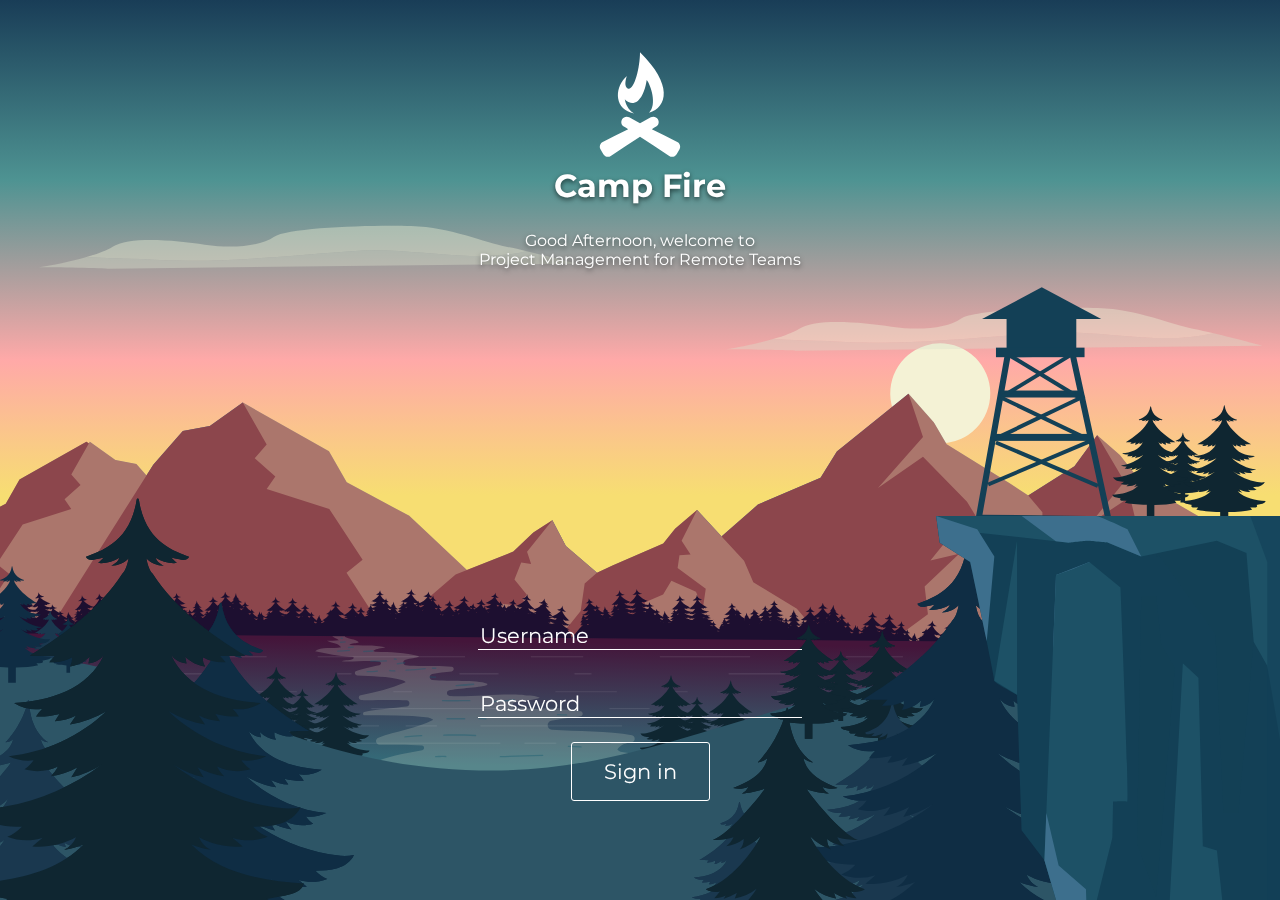
<file: css-anim-project-files/final/index.html>
<!DOCTYPE html>
<html lang="en">

<head>
    <meta charset="utf-8">
    <meta name="viewport" content="width=device-width, initial-scale=1.0">
    <title>CSS + SVG Animation .net</title>
    <link href="https://fonts.googleapis.com/css?family=Montserrat&display=swap" rel="stylesheet">
    <link rel="stylesheet" href="css/design.css">
</head>

<body class="day-back">
    <div id="sun"></div>
    <div class="container">
        <object id="svg" data="img/landscape.svg" type="image/svg+xml"></object>
    </div>
    <div class="holder">
        <div class="inner">
            <div class="top">
                <img class="logo" src="img/campfire.svg" alt="campfire logo">
                <h2>Camp Fire</h2>
                <p><span id="welcome">Good Evening</span>
                    <br>Project Management for Remote Teams
                </p>
            </div>
            <div class="lower">
                <form>
                    <input type="text" id="uname" name="uname" value="Username">
                    <br>
                    <input type="text" id="pw" name="pw" value="Password">
                    <br>
                    <input type="submit" value="Sign in">
                </form>
            </div>
        </div>
    </div>
    <script src="js/main.js"></script>
</body>

</html>
</file>
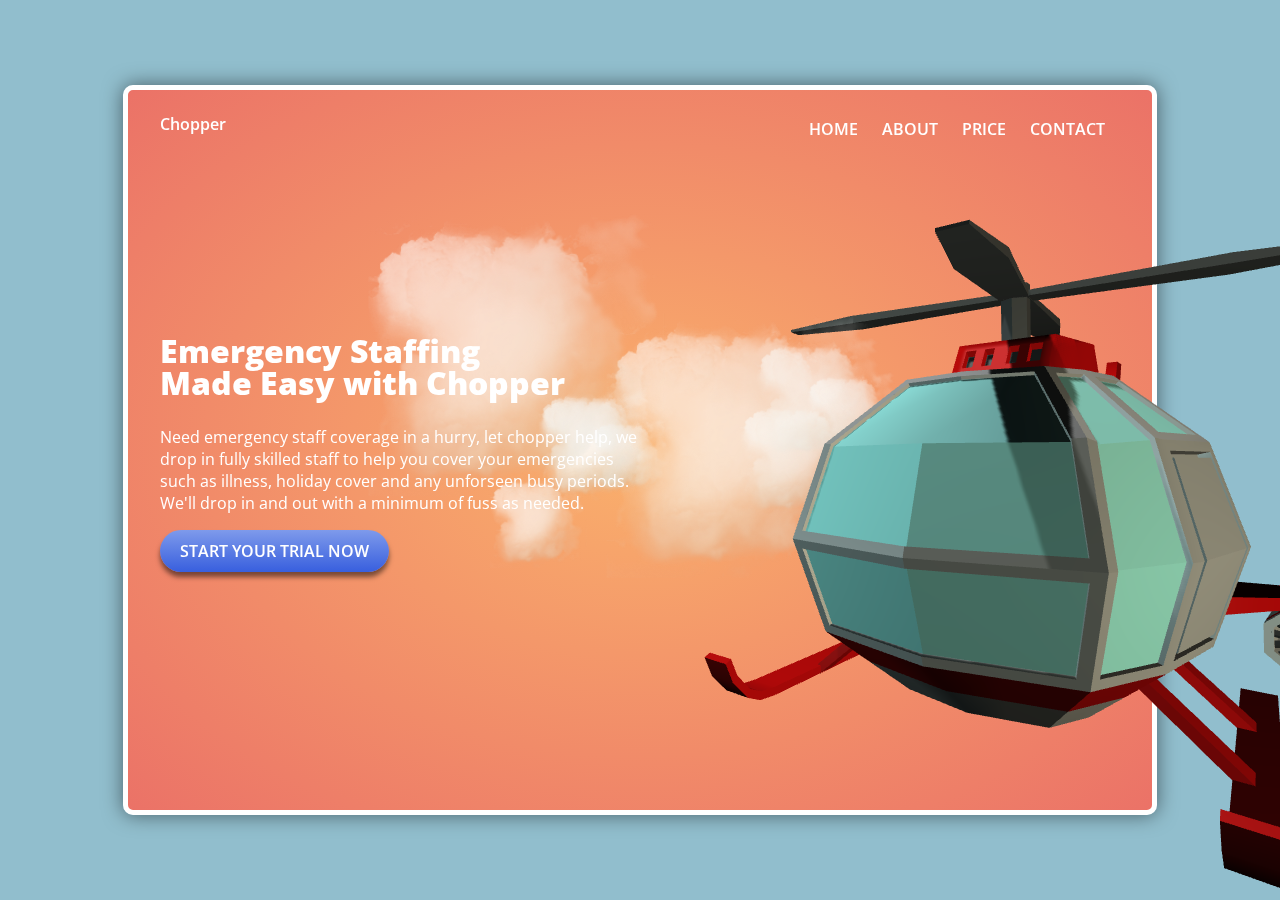
<file: integrating_3D_with_2D/finished/index.html>
<html>

<head>
    <title>My first Three.js app</title>
    <link href="https://fonts.googleapis.com/css?family=Open+Sans:400,600,800&display=swap" rel="stylesheet">
    <link rel="stylesheet" href="css/design.css">
</head>

<body>

    <div class="holder">
        <div class="box"></div>
    </div>


    <div class="holder front">
        <div class="content">
            <div class="logo">Chopper</div>
            <nav>
                <ul>
                    <li><a href="index.html">HOME</a></li>
                    <li><a href="about.html">ABOUT</a></li>
                    <li><a href="price.html">PRICE</a></li>
                    <li><a href="contact.html">CONTACT</a></li>
                </ul>
            </nav>
            <div class="inner">
                <div class="panel">
                    <h2>Emergency Staffing<br> Made Easy with Chopper</h2>
                    <p>Need emergency staff coverage in a hurry, let chopper help, we drop in fully skilled staff to help you cover your emergencies such as illness, holiday cover and any unforseen busy periods. We'll drop in and out with a minimum of fuss as needed.</p>
                    <p><a href="signup.html">START YOUR TRIAL NOW</a></p>
                </div>
            </div>
        </div>
    </div>
    <script src="js/three.min.js"></script>
    <script src="js/Detector.js"></script>
    <script src="js/ColladaLoader.js"></script>
    <script src="js/main.js"></script>


</body>

</html>
</file>
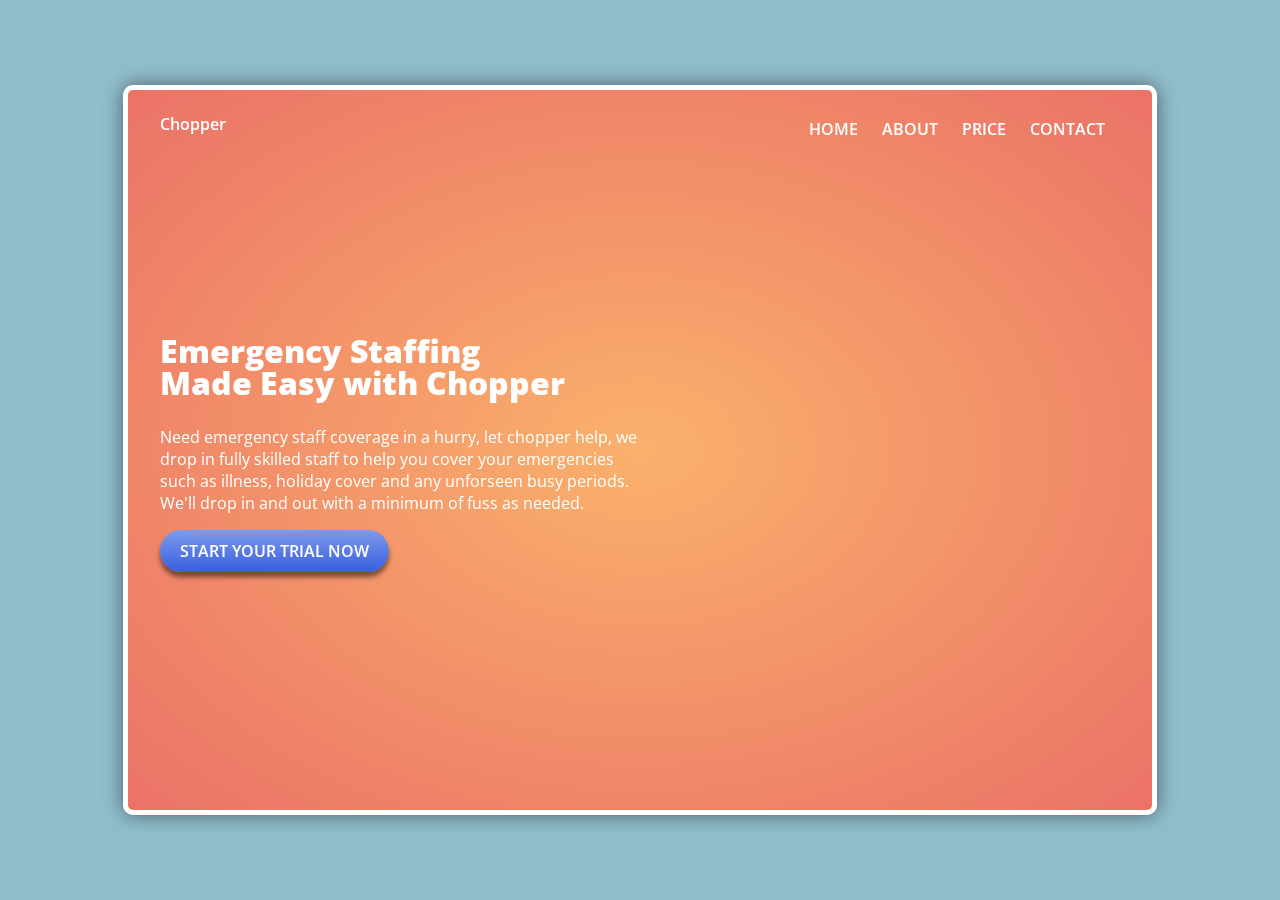
<file: integrating_3D_with_2D/start/index.html>
<html>

<head>
    <title>My first Three.js app</title>
    <link href="https://fonts.googleapis.com/css?family=Open+Sans:400,600,800&display=swap" rel="stylesheet">
    <link rel="stylesheet" href="css/design.css">
</head>

<body>
    <div class="holder">
        <div class="box"></div>
    </div>

    <div class="holder front">
        <div class="content">
            <div class="logo">Chopper</div>
            <nav>
                <ul>
                    <li><a href="index.html">HOME</a></li>
                    <li><a href="about.html">ABOUT</a></li>
                    <li><a href="price.html">PRICE</a></li>
                    <li><a href="contact.html">CONTACT</a></li>
                </ul>
            </nav>
            <div class="inner">
                <div class="panel">
                    <h2>Emergency Staffing<br> Made Easy with Chopper</h2>
                    <p>Need emergency staff coverage in a hurry, let chopper help, we drop in fully skilled staff to help you cover your emergencies such as illness, holiday cover and any unforseen busy periods. We'll drop in and out with a minimum of fuss as needed.</p>
                    <p><a href="signup.html">START YOUR TRIAL NOW</a></p>
                </div>
            </div>
        </div>
    </div>
    <script src="js/three.min.js"></script>
    <script src="js/Detector.js"></script>
    <script src="js/ColladaLoader.js"></script>
    <script src="js/main.js"></script>


</body>

</html>
</file>
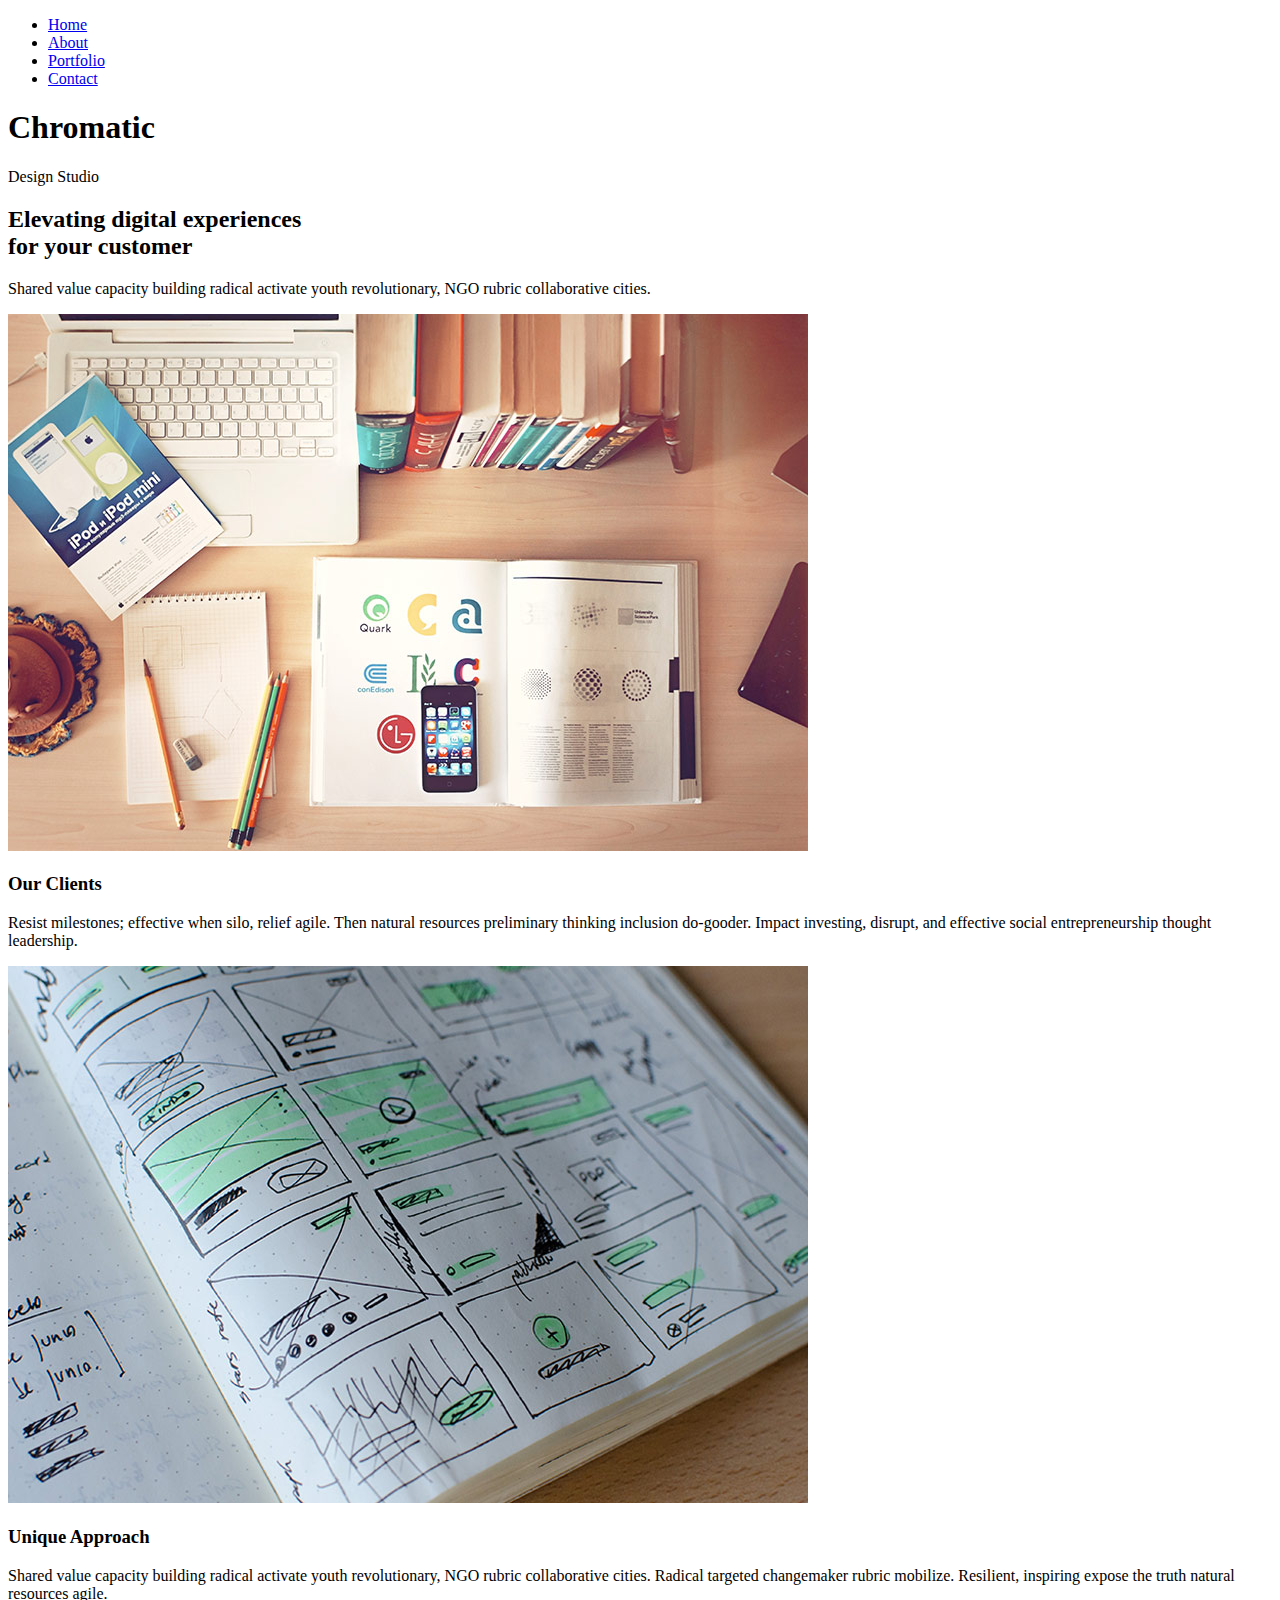
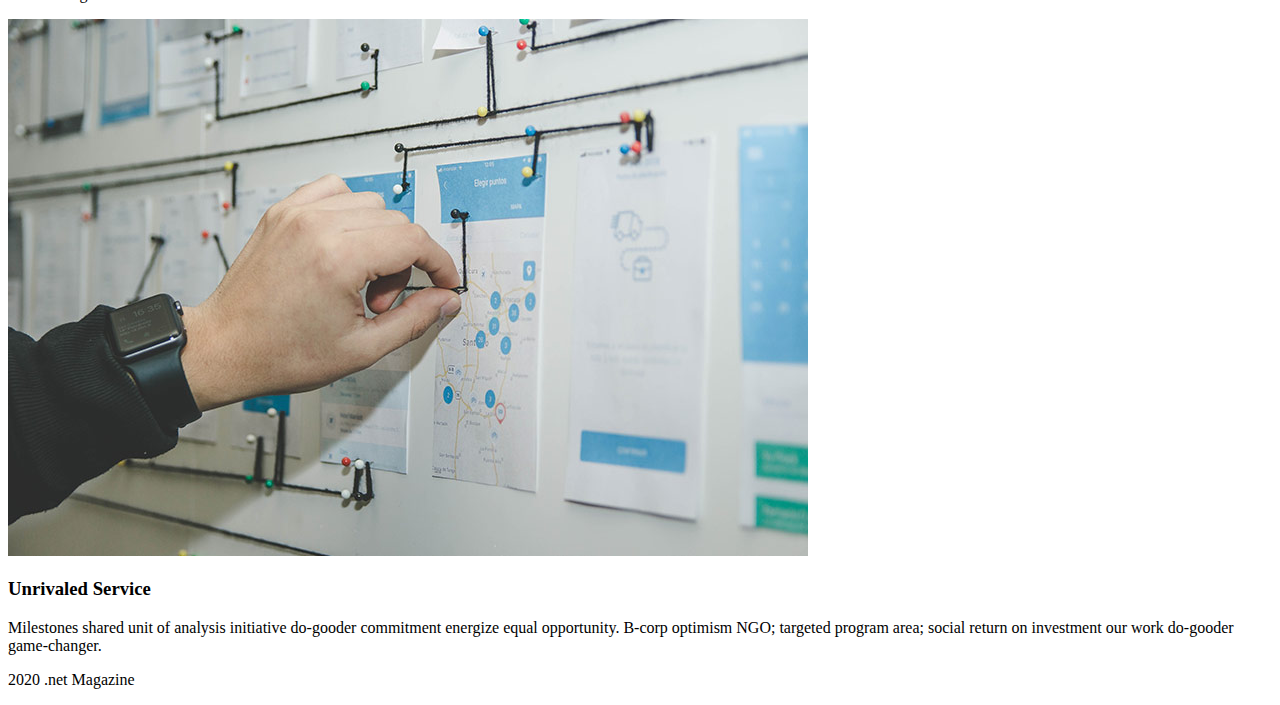
<file: js-animated-homepage/start/index.html>
<!DOCTYPE html>
<html lang="en">

<head>
    <meta charset="utf-8">
    <meta name="viewport" content="width=device-width, initial-scale=1.0">
    <title>Page Header Animation</title>

</head>

<body>
    <div class="page">
        <nav>
            <ul>
                <li><a href="index.html">Home</a></li>
                <li><a href="about.html">About</a></li>
                <li><a href="portfolio.html">Portfolio</a></li>
                <li><a href="contact.html">Contact</a></li>
            </ul>
        </nav>

        <div class="cover">
            <div class="main">
                <h1>Chromatic</h1>
                <p class="sub">Design Studio</p>
            </div>
        </div>

        <article class="content">
            <div class="grid">

                <div class="col1 panel">
                    <h2>Elevating digital experiences<br> for your customer</h2>
                    <p class="intro">Shared value capacity building radical activate youth revolutionary, NGO rubric collaborative cities. </p>
                </div>
                <div class="col3">
                    <img src="img/one.jpg">
                    <h3>Our Clients</h3>
                    <p>Resist milestones; effective when silo, relief agile. Then natural resources preliminary thinking inclusion do-gooder. Impact investing, disrupt, and effective social entrepreneurship thought leadership. </p>
                </div>
                <div class="col3">
                    <img src="img/two.jpg">
                    <h3>Unique Approach</h3>
                    <p>Shared value capacity building radical activate youth revolutionary, NGO rubric collaborative cities. Radical targeted changemaker rubric mobilize. Resilient, inspiring expose the truth natural resources agile.</p>
                </div>
                <div class="col3">
                    <img src="img/three.jpg">
                    <h3>Unrivaled Service</h3>
                    <p>Milestones shared unit of analysis initiative do-gooder commitment energize equal opportunity. B-corp optimism NGO; targeted program area; social return on investment our work do-gooder game-changer.</p>
                </div>
            </div>
        </article>

        <footer>
            <p>2020 .net Magazine</p>
        </footer>
    </div>
</body>

</html>
</file>
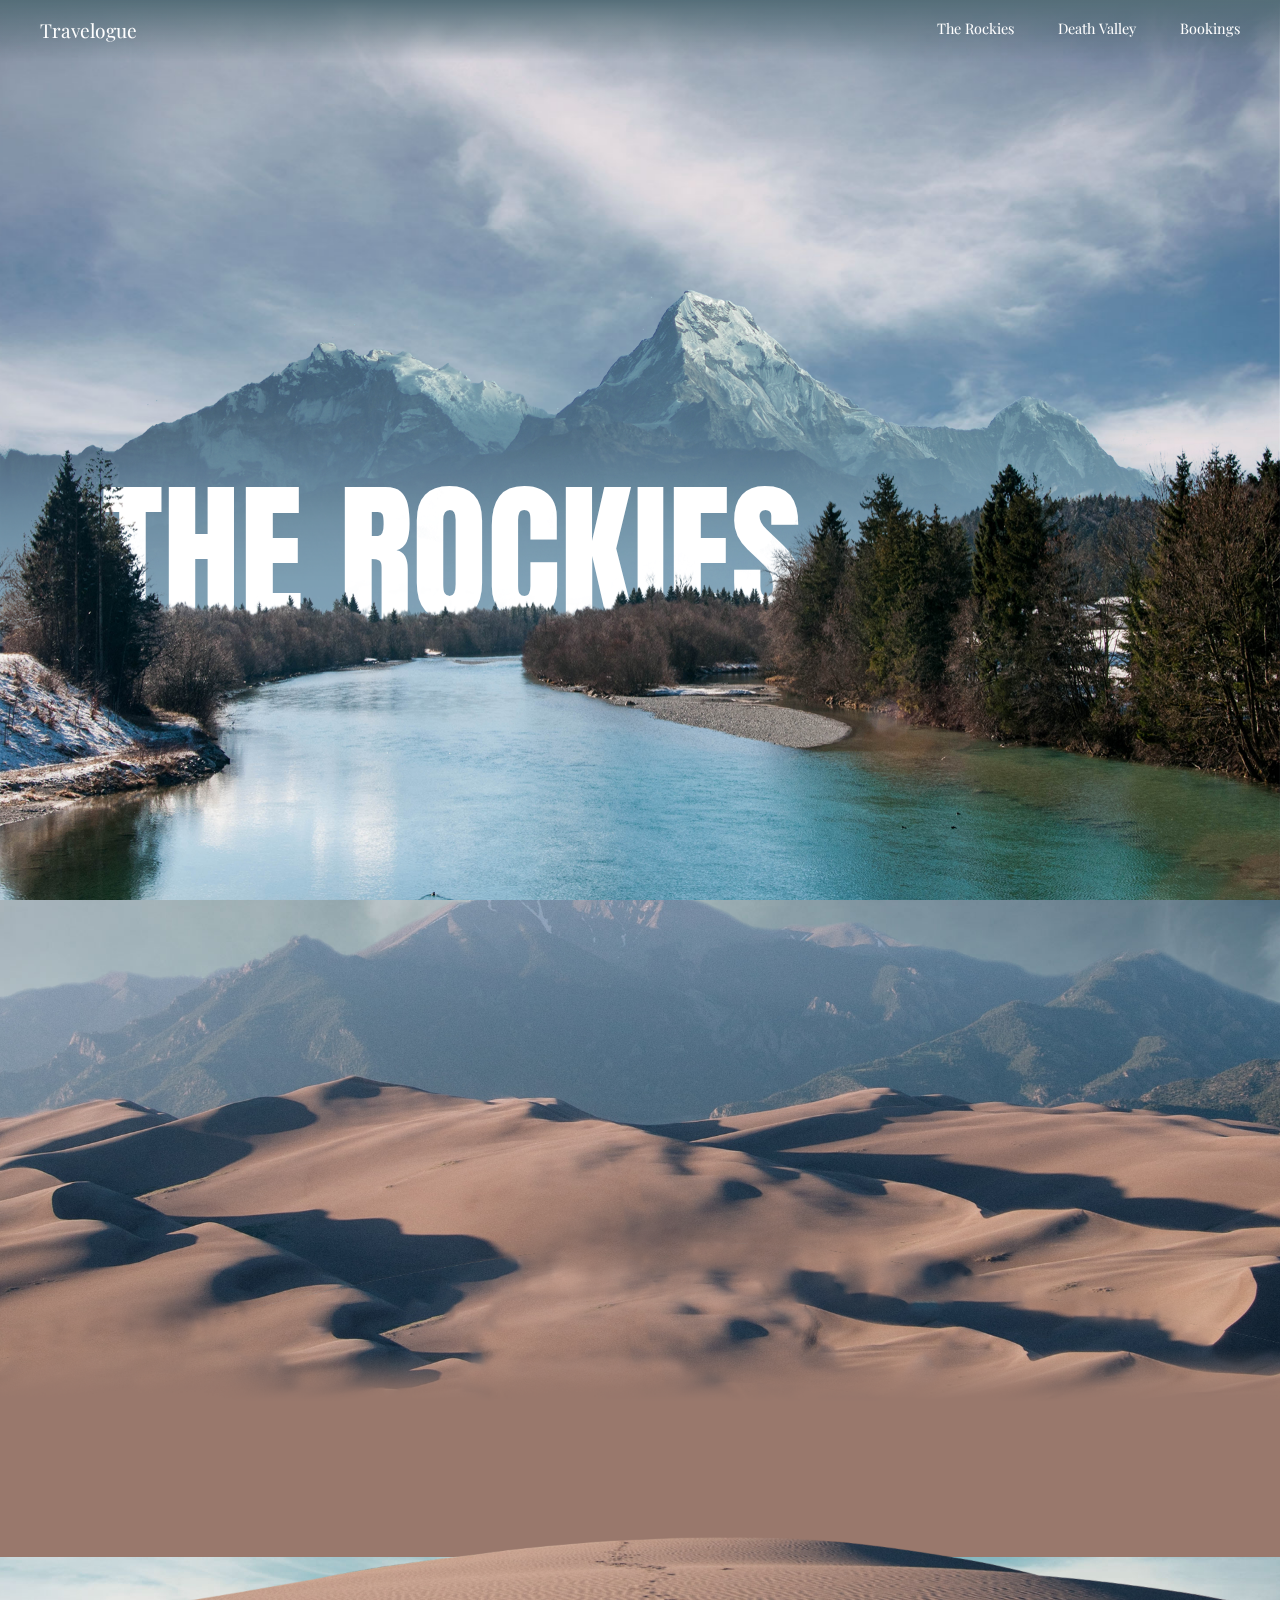
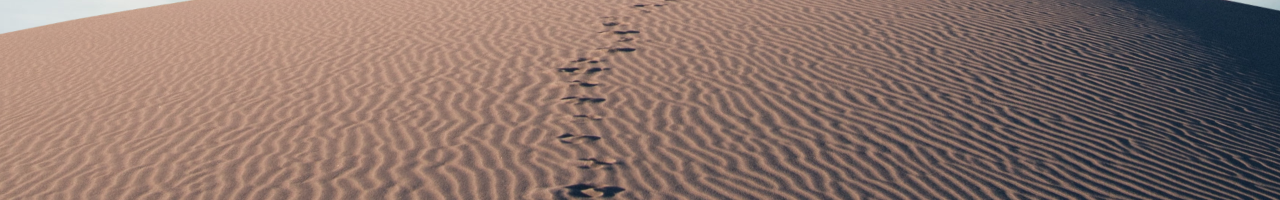
<file: transition_animations/final/index.html>
<!DOCTYPE html>
<html lang="en">

<head>
    <meta charset="utf-8">
    <meta http-equiv="X-UA-Compatible" content="IE=edge,chrome=1">
    <title>Transition Animation States Tutorial</title>
    <meta name="description" content="">
    <meta name="viewport" content="width=device-width">
    <link rel="stylesheet" href="css/reset.css">
    <link href="https://fonts.googleapis.com/css?family=Anton|Playfair+Display&display=swap" rel="stylesheet">
    <link rel="stylesheet" href="css/design.css">

</head>

<body>
    <div class="fixedTop">
        <div class="logo">Travelogue</div>
        <div class="nav">
            <ul>
                <li><a href="#rockies">The Rockies</a></li>
                <li><a href="#valley">Death Valley</a></li>
                <li><a>Bookings</a></li>
            </ul>
        </div>
    </div>
    <div id="rockies" class="wrapper">
        <header>
            <div class="absolute">
                <div class="bg rellax" data-rellax-speed="-12"></div>
            </div>
            <div class="absolute md">
                <img class="rellax cov" data-rellax-speed="-8" src="img/background.png">
            </div>
            <div class="coverText">
                <h2 class="rellax" data-rellax-speed="-20">THE ROCKIES</h2>
            </div>
            <div class="absolute fr">
                <img class="cov" src="img/foreground.png">
            </div>
        </header>



        <div id="valley" class="content">
            <div class="absolute">
                <div class="bg2 rellax" data-rellax-speed="1"></div>
            </div>
            <div class="absolute md2">
                <img class="rellax cov" data-rellax-speed="-3" data-rellax-percentage="0.5" src="img/background2.png">
            </div>
            <div class="coverText2">
                <h2 class="rellax" data-rellax-speed="7" data-rellax-xs-speed="0" data-rellax-mobile-speed="0">DEATH VALLEY</h2>
            </div>
            <div class="absolute fr2">
                <img class="cov" src="img/foreground2.png">
            </div>

        </div>
    </div>


    <!-- javascript -->
    <script type="text/javascript" src="rellax.min.js"></script>
    <script>
        var rellax = new Rellax('.rellax', {
            //center: true,
            callback: function(position) {
                // callback every position change
                //console.log(position);
            }
        });

        document.addEventListener('click', function(e) {
            if (e.target.tagName !== 'A') return;
            if ((e.target.href && e.target.href.indexOf('#') != -1) && ((e.target.pathname == location.pathname) || ('/' + e.target.pathname == location.pathname)) && (e.target.search == location.search)) {
                scrollAnchors(e, e.target);
            }
        });

        function scrollAnchors(e, respond = null) {

            function distanceToTop(el) {
                return Math.floor(el.getBoundingClientRect().top);
            }

            e.preventDefault();
            var targetID = (respond) ? respond.getAttribute('href') : this.getAttribute('href');
            var targetAnchor = document.querySelector(targetID);
            if (!targetAnchor) return;
            var originalTop = distanceToTop(targetAnchor);
            window.scrollBy({
                top: originalTop,
                left: 0,
                behavior: 'smooth'
            });
            var checkIfDone = setInterval(function() {
                var atBottom = window.innerHeight + window.pageYOffset >= document.body.offsetHeight - 2;
                if (distanceToTop(targetAnchor) === 0 || atBottom) {
                    targetAnchor.tabIndex = '-1';
                    targetAnchor.focus();

                    if ('history' in window) {
                        window.history.pushState('', '', targetID);
                    } else {
                        window.location = targetID;
                    }

                    clearInterval(checkIfDone);
                }
            }, 100);
        }

    </script>
</body>
</file>
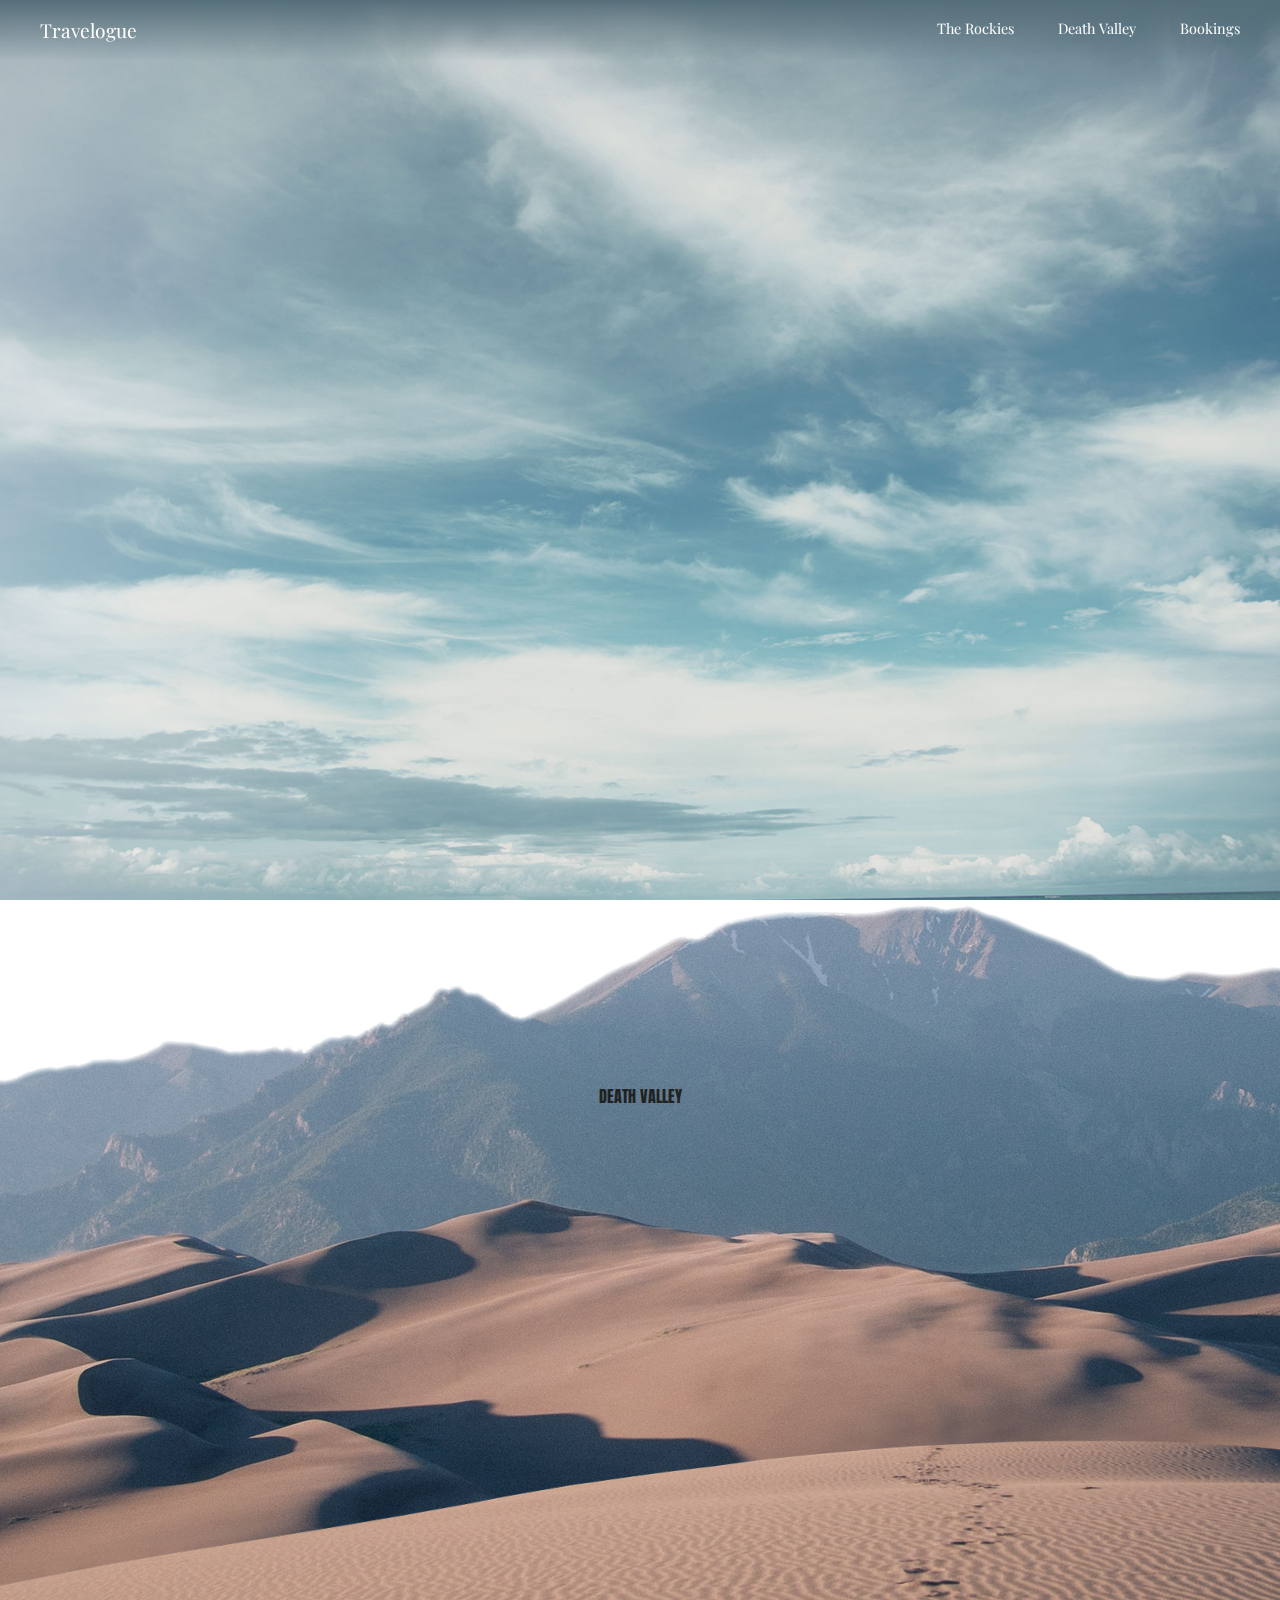
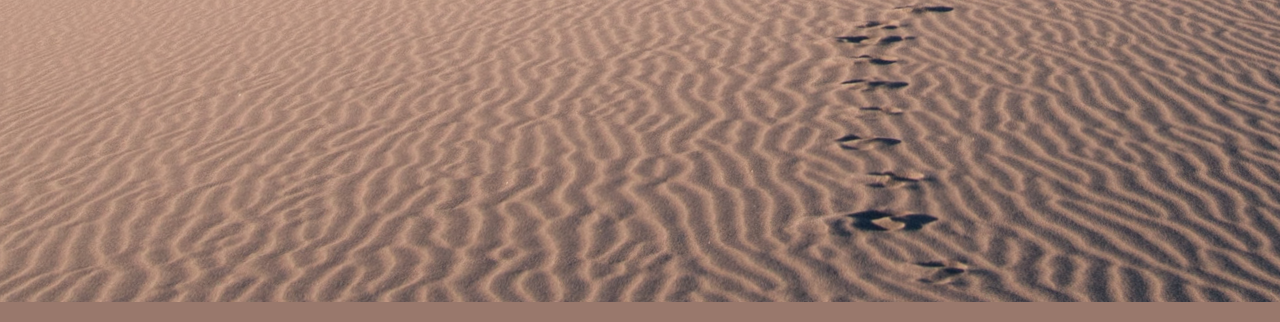
<file: transition_animations/start/index.html>
<!DOCTYPE html>
<html lang="en">

<head>
    <meta charset="utf-8">
    <meta http-equiv="X-UA-Compatible" content="IE=edge,chrome=1">
    <title>Transition Animation States Tutorial</title>
    <meta name="description" content="">
    <meta name="viewport" content="width=device-width">
    <link rel="stylesheet" href="css/reset.css">
    <link href="https://fonts.googleapis.com/css?family=Anton|Playfair+Display&display=swap" rel="stylesheet">
    <link rel="stylesheet" href="css/design.css">

</head>

<body>
    <div class="fixedTop">
        <div class="logo">Travelogue</div>
        <div class="nav">
            <ul>
                <li><a href="#rockies">The Rockies</a></li>
                <li><a href="#valley">Death Valley</a></li>
                <li><a>Bookings</a></li>
            </ul>
        </div>
    </div>
    <div class="wrapper">
        <!-- Add content here -->


        <!-- End new content -->
        <div id="valley" class="content">
            <div class="absolute">
                <div class="bg2 rellax" data-rellax-speed="1"></div>
            </div>
            <div class="absolute md2">
                <img class="rellax cov" data-rellax-speed="-3" data-rellax-percentage="0.5" src="img/background2.png">
            </div>
            <div class="coverText2">
                <h2 class="rellax" data-rellax-speed="7" data-rellax-xs-speed="0" data-rellax-mobile-speed="0">DEATH VALLEY</h2>
            </div>
            <div class="absolute fr2">
                <img class="cov" src="img/foreground2.png">
            </div>

        </div>
    </div>



    <script>
        document.addEventListener('click', function(e) {
            if (e.target.tagName !== 'A') return;
            if ((e.target.href && e.target.href.indexOf('#') != -1) && ((e.target.pathname == location.pathname) || ('/' + e.target.pathname == location.pathname)) && (e.target.search == location.search)) {
                scrollAnchors(e, e.target);
            }
        });

        function scrollAnchors(e, respond = null) {

            function distanceToTop(el) {
                return Math.floor(el.getBoundingClientRect().top);
            }

            e.preventDefault();
            var targetID = (respond) ? respond.getAttribute('href') : this.getAttribute('href');
            var targetAnchor = document.querySelector(targetID);
            if (!targetAnchor) return;
            var originalTop = distanceToTop(targetAnchor);
            window.scrollBy({
                top: originalTop,
                left: 0,
                behavior: 'smooth'
            });
            var checkIfDone = setInterval(function() {
                var atBottom = window.innerHeight + window.pageYOffset >= document.body.offsetHeight - 2;
                if (distanceToTop(targetAnchor) === 0 || atBottom) {
                    targetAnchor.tabIndex = '-1';
                    targetAnchor.focus();

                    if ('history' in window) {
                        window.history.pushState('', '', targetID);
                    } else {
                        window.location = targetID;
                    }

                    clearInterval(checkIfDone);
                }
            }, 100);
        }

    </script>
</body>
</file>
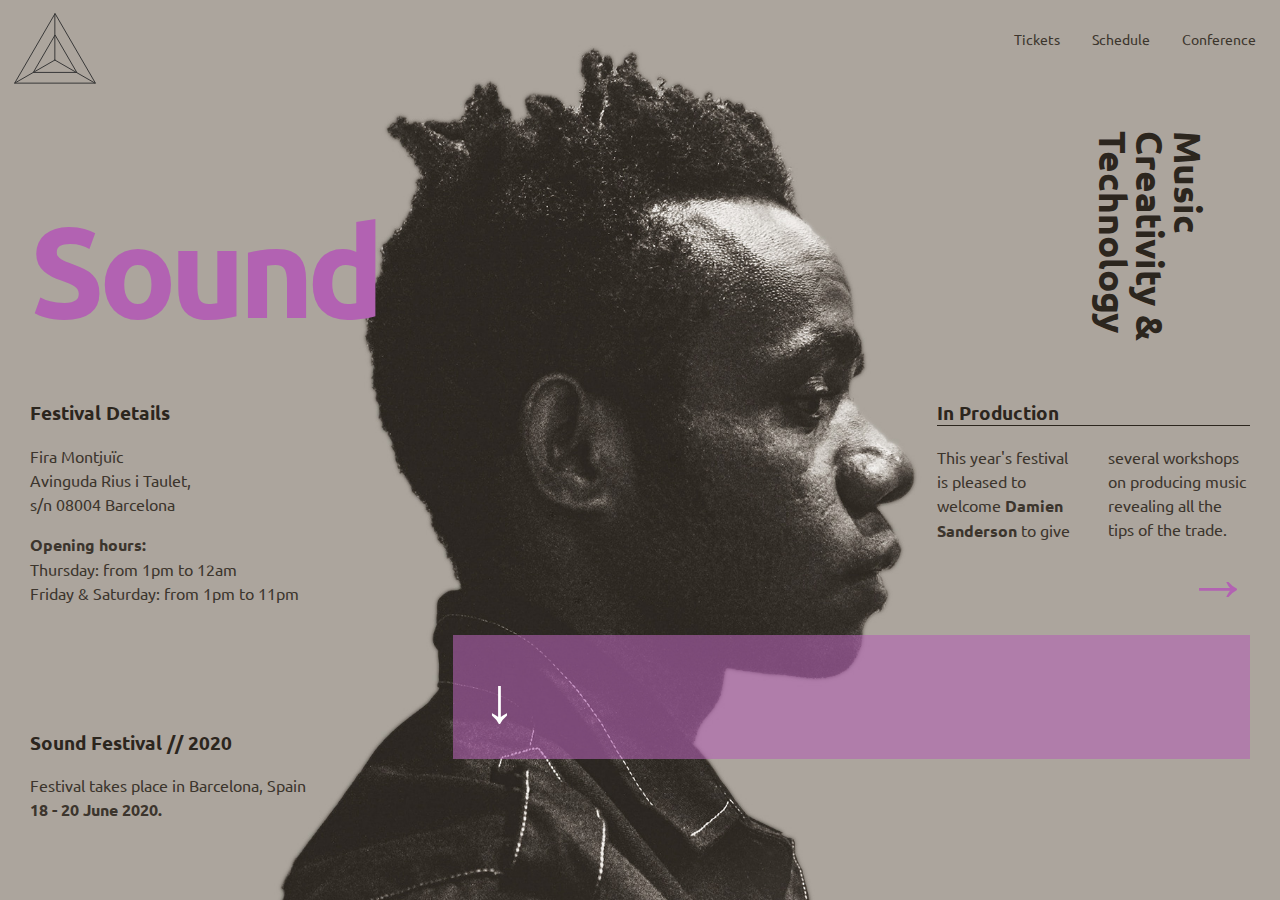
<file: type_led_layout/final/index.html>
<!DOCTYPE html>
<html lang="en">

<head>
    <meta charset="utf-8">
    <meta name="viewport" content="width=device-width, initial-scale=1.0">
    <title>Typography Grid Layout</title>
    <link href="https://fonts.googleapis.com/css?family=Ubuntu:400,700&display=swap" rel="stylesheet">
    <link rel="stylesheet" href="css/design.css">

</head>

<body>
    <nav>
        <div id="logo"><img src="img/logo.svg"></div>
        <div id="navigation">
            <ul>
                <li><a>Tickets</a></li>
                <li><a>Schedule</a></li>
                <li><a>Conference</a></li>
            </ul>
        </div>
    </nav>
    <section>
        <div class="cell title">
            <h2>Sound</h2>
        </div>
        <div class="cell sub">
            <h3>Festival Details</h3>
            <p>Fira Montjuïc
                <br> Avinguda Rius i Taulet,
                <br> s/n 08004 Barcelona</p>
            <p> <strong>Opening hours:</strong>
                <br> Thursday: from 1pm to 12am
                <br> Friday &amp; Saturday: from 1pm to 11pm</p>
        </div>
        <div class="cell details">
            <h3>Sound Festival // 2020</h3>
            <p>Festival takes place in Barcelona, Spain
                <br> <strong>18 - 20 June 2020.</strong></p>
        </div>

        <div class="cell rtop">
            <div class="rot">
                <h3>Music<br> Creativity &amp;<br> Technology</h3>
            </div>

        </div>

        <div class="cell rmid">
            <div>
                <h3>In Production</h3>
            </div>
            <div class="multi">
                This year's festival is pleased to welcome <strong>Damien Sanderson</strong> to give several workshops on producing music revealing all the tips of the trade.
            </div>
            <p class="arrow hot">&rarr;</p>
        </div>

        <div class="cell more">
            <div class="arrow wht">
                &darr;
            </div>
        </div>

    </section>
</body>

</html>
</file>
<file: css-anim-project-files/final/css/design.css>
html,
body {
    margin: 0;
    padding: 0;
    height: 100%;
    font-family: 'Montserrat', sans-serif;
}
.day-back {
    background: linear-gradient(0deg, rgb(174, 229, 225) 34%, rgb(111, 174, 219) 100%);
}
.rise-back {
    background: linear-gradient(0deg, rgba(247, 222, 114, 1) 45%, rgba(255, 169, 168, 1) 60%, rgba(78, 147, 146, 1) 80%, rgba(25, 61, 87, 1) 100%);
}
.night-back {
    background: linear-gradient(0deg, rgba(15, 72, 92, 1) 0%, rgba(28, 148, 159, 1) 56%, rgba(24, 57, 86, 1) 100%);
}
.container {
    width: 100%;
    height: 100%;
}
#svg {
    position: absolute;
    bottom: 0;
    left: 0;
}
#sun {
    height: 100px;
    width: 100px;
    background-color: #f4f2d5;
    border-radius: 50%;
    position: absolute;
    top: 20%;
    left: 50%;
    transform-origin: 0% 400px;
    transition: transform 3s ease, background 3s ease;
    transform: rotate(-70deg);
}
.holder {
    position: absolute;
    top: 0;
    left: 0;
    width: 100%;
    height: 100vh;
}
.inner {
    position: relative;
    width: 50%;
    margin: 5vh auto;
    height: 90vh;
    text-align: center;
    color: #fff;
    text-shadow: 0px 2px 5px rgba(0, 0, 0, 0.6);
}
.logo {
    width: 120px;
    margin-bottom: -30px;
}
h2 {
    font-size: 2em;
}
.lower {
    position: absolute;
    bottom: 50px;
    width: 100%;
}
input[type=text] {
    border: none;
    border-bottom: 1px solid #fff;
    width: 50%;
    margin: 20px;
    color: #fff;
    font-family: 'Montserrat', sans-serif;
    font-size: 1.3em;
    background: transparent!important;
}
input[type=text]:focus {
    border: 1px solid #fff;
}
input[type=button],
input[type=submit],
input[type=reset] {
    background-color: transparent!important;
    border: 1px solid #fff;
    border-radius: 3px;
    color: #fff;
    padding: 16px 32px;
    text-decoration: none;
    font-family: 'Montserrat', sans-serif;
    font-size: 1.3em;
    margin: 4px 2px;
    cursor: pointer;
}
</file>
<file: integrating_3D_with_2D/finished/css/design.css>
body {
    width: 100%;
    height: 100%;
    margin: 0;
    padding 0;
    background-color: #91becd;
    font-family: 'Open Sans', sans-serif;
}
canvas {
    position: absolute;
    z-index: 100;
    top: 0;
    left: 0;
}
.holder {
    display: grid;
    width: 100vw;
    height: 100vh;
}
.box {
    width: 80vw;
    height: 80vh;
    background: radial-gradient(ellipse at center, rgba(250, 177, 108, 1) 0%, rgba(235, 114, 103, 1) 100%);
    border: 5px solid #ffffff;
    border-radius: 10px;
    margin: auto auto;
    box-shadow: 0px 0px 20px 0px rgba(0, 0, 0, 0.5);
}
.front {
    position: absolute;
    top: 0;
    left: 0;
    z-index: 200;
}
.content {
    width: 75vw;
    height: 75vh;
    margin: auto auto;
    color: #fff;
}
.logo {
    float: left;
    font-weight: 600;
}
nav {
    float: right;
    padding: 5px;
    text-align: center;
}
nav ul {
    list-style-type: none;
    padding: 0;
    margin: 0;
}
nav li {
    text-align: center;
    display: inline;
}
nav a {
    text-decoration: none;
    padding: 0px 10px;
    color: #fff;
    font-weight: 600;
    width: 100px;
    border-bottom: solid 2px rgba(255, 255, 255, 0);
    transition: border-bottom 0.5s;
}
nav a:hover {
    border-bottom: solid 2px rgba(255, 255, 255, 1);
}
.inner {
    clear: both;
    display: grid;
    width: 50%;
    height: 90%;
}
.panel {
    margin: auto 0;
}
.panel h2 {
    font-size: 2.5vw;
    line-height: 1em;
    font-weight: 800;
}
.panel a {
    display: inline-block;
    text-decoration: none;
    padding: 10px 20px;
    background: linear-gradient(to bottom, rgb(126, 154, 235) 0%, rgba(56, 95, 222, 1) 100%);
    border-radius: 25px;
    color: #fff;
    font-weight: 600;
    box-shadow: 0px 5px 5px 0px rgba(0, 0, 0, 0.5);
    transition: color 0.5s;
}
.panel a:hover {
    color: #fff793;
}
</file>
<file: integrating_3D_with_2D/start/css/design.css>
body {
    width: 100%;
    height: 100%;
    margin: 0;
    padding 0;
    background-color: #91becd;
    font-family: 'Open Sans', sans-serif;
}
canvas {
    position: absolute;
    z-index: 100;
    top: 0;
    left: 0;
}
.holder {
    display: grid;
    width: 100vw;
    height: 100vh;
}
.box {
    width: 80vw;
    height: 80vh;
    background: radial-gradient(ellipse at center, rgba(250, 177, 108, 1) 0%, rgba(235, 114, 103, 1) 100%);
    border: 5px solid #ffffff;
    border-radius: 10px;
    margin: auto auto;
    box-shadow: 0px 0px 20px 0px rgba(0, 0, 0, 0.5);
}
.front {
    position: absolute;
    top: 0;
    left: 0;
    z-index: 200;
}
.content {
    width: 75vw;
    height: 75vh;
    margin: auto auto;
    color: #fff;
}
.logo {
    float: left;
    font-weight: 600;
}
nav {
    float: right;
    padding: 5px;
    text-align: center;
}
nav ul {
    list-style-type: none;
    padding: 0;
    margin: 0;
}
nav li {
    text-align: center;
    display: inline;
}
nav a {
    text-decoration: none;
    padding: 0px 10px;
    color: #fff;
    font-weight: 600;
    width: 100px;
    border-bottom: solid 2px rgba(255, 255, 255, 0);
    transition: border-bottom 0.5s;
}
nav a:hover {
    border-bottom: solid 2px rgba(255, 255, 255, 1);
}
.inner {
    clear: both;
    display: grid;
    width: 50%;
    height: 90%;
}
.panel {
    margin: auto 0;
}
.panel h2 {
    font-size: 2.5vw;
    line-height: 1em;
    font-weight: 800;
}
.panel a {
    display: inline-block;
    text-decoration: none;
    padding: 10px 20px;
    background: linear-gradient(to bottom, rgb(126, 154, 235) 0%, rgba(56, 95, 222, 1) 100%);
    border-radius: 25px;
    color: #fff;
    font-weight: 600;
    box-shadow: 0px 5px 5px 0px rgba(0, 0, 0, 0.5);
    transition: color 0.5s;
}
.panel a:hover {
    color: #fff793;
}
</file>
<file: transition_animations/final/css/design.css>
* {
    box-sizing: border-box;
}
body {
    height: 200vh;
    font-family: 'Playfair Display', serif;
}
.wrapper {
    position: relative;
    height: 200vh !important;
    overflow-y: hidden;
}
header {
    height: 100vh;
    overflow: hidden;
    position: relative;
    z-index: 200;
}
.bg {
    height: 100vh;
    background: url(../img/sky.jpg) no-repeat center center;
    -webkit-background-size: cover;
    background-size: cover;
    text-rendering: optimizeLegibility;
}
.absolute {
    position: absolute;
    width: 100%;
    height: auto;
}
.md {
    height: 65vh;
    bottom: 15vw;
}
.cov {
    position: absolute;
    left: 0;
    bottom: 0;
    height: auto;
    width: 100%;
    object-fit: cover;
}
.md img {
    max-height: 630px;
}
.fr {
    height: 68vh;
    bottom: -5vh;
}
.fr img {
    max-height: 754px;
}
.coverText {
    position: absolute;
    width: 100%;
    height: auto;
    bottom: 21vw;
}
h2 {
    padding: 0 0 0 8vw;
    font-size: 12vw;
    color: #fff;
}
.content {
    position: relative;
    color: #fff;
    height: 100vh;
    z-index: 100;
}
.md2 {
    height: 60vh;
    bottom: 5vw;
}
.md2 img {
    max-height: 1022px;
}
.coverText2 {
    position: absolute;
    width: 100%;
    text-align: center;
    height: auto;
    top: 100vh;
}
.bg2 {
    height: 100vh;
    background: url(../img/sky2.jpg) no-repeat center center;
    -webkit-background-size: cover;
    background-size: cover;
    text-rendering: optimizeLegibility;
}
.fr2 {
    height: 38vh;
    bottom: -5vh;
}
.fr2 img {
    max-height: 462px;
}
.fixedTop {
    position: fixed;
    z-index: 2000;
    padding: 20px;
    width: 100vw;
    background: linear-gradient(180deg, rgb(85, 110, 121) 0%, rgba(85, 110, 121, 0) 100%);
}
.logo {
    float: left;
    width: 200px;
    color: #fff;
    padding: 1px 20px;
    font-size: 1.2em;
}
ul li {
    display: inline;
}
.fixedTop ul li a {
    color: #fff;
    padding: 10px 20px;
    font-size: .9em;
    text-align: center;
    text-decoration: none;
    transition: all 0.5s;
}
.nav {
    float: right;
}
.fixedTop ul li a:hover {
    background: #2c2b38;
    color: #fff;
}
h2 {
    font-family: 'Anton', sans-serif;
}
@media only screen and (max-width: 1440px) {
    .coverText2 {
        top: 85vw;
    }
    md2 img {
        bottom: 25vh;
    }
}
@media only screen and (max-width: 1024px) {
    .coverText2 {
        top: 105vw;
    }
}
@media only screen and (max-width: 768px) {
    .coverText {
        bottom: 18vw;
    }
    .md2 img {
        bottom: -20vh;
    }
    h2 {
        font-size: 16vw;
    }
    .coverText2 {
        top: 185vw;
    }
}

/* Mobile sized screens */

@media only screen and (max-width: 480px) {
    .fixedTop {
        padding-top: 10px;
    }
    .fixedTop ul li a {
        padding: 20px 10px;
    }
    .logo {
        float: none;
        margin: 0 auto;
        text-align: center;
    }
    .nav {
        float: none;
        text-align: center;
        padding-top: 20px;
    }
    .coverText2 {
        bottom: -10vh;
    }
    .md2 img {
        bottom: -27vh;
        max-height: 1022px;
    }
}
</file>
<file: transition_animations/start/css/design.css>
/* ADD NEW CSS HERE */

* {
    box-sizing: border-box;
}
body {
    height: 200vh;
    font-family: 'Playfair Display', serif;
}
.fr {
    height: 68vh;
    bottom: -5vh;
}
.fr img {
    max-height: 754px;
}
.md2 {
    height: 60vh;
    bottom: 5vw;
}
.md2 img {
    max-height: 1022px;
}
.coverText2 {
    position: absolute;
    width: 100%;
    text-align: center;
    height: auto;
    top: 100vh;
}
.bg2 {
    height: 100vh;
    background: url(../img/sky2.jpg) no-repeat center center;
    -webkit-background-size: cover;
    background-size: cover;
    text-rendering: optimizeLegibility;
}
.fr2 {
    height: 38vh;
    bottom: -5vh;
}
.fr2 img {
    max-height: 462px;
}
.fixedTop {
    position: fixed;
    z-index: 2000;
    padding: 20px;
    width: 100vw;
    background: linear-gradient(180deg, rgb(85, 110, 121) 0%, rgba(85, 110, 121, 0) 100%);
}
.logo {
    float: left;
    width: 200px;
    color: #fff;
    padding: 1px 20px;
    font-size: 1.2em;
}
ul li {
    display: inline;
}
.fixedTop ul li a {
    color: #fff;
    padding: 10px 20px;
    font-size: .9em;
    text-align: center;
    text-decoration: none;
    transition: all 0.5s;
}
.nav {
    float: right;
}
.fixedTop ul li a:hover {
    background: #2c2b38;
    color: #fff;
}
h2 {
    font-family: 'Anton', sans-serif;
}
@media only screen and (max-width: 1440px) {
    .coverText2 {
        top: 85vw;
    }
    md2 img {
        bottom: 25vh;
    }
}
@media only screen and (max-width: 1024px) {
    .coverText2 {
        top: 105vw;
    }
}
@media only screen and (max-width: 768px) {
    .coverText {
        bottom: 18vw;
    }
    .md2 img {
        bottom: -20vh;
    }
    h2 {
        font-size: 16vw;
    }
    .coverText2 {
        top: 185vw;
    }
}

/* Mobile sized screens */

@media only screen and (max-width: 480px) {
    .fixedTop {
        padding-top: 10px;
    }
    .fixedTop ul li a {
        padding: 20px 10px;
    }
    .logo {
        float: none;
        margin: 0 auto;
        text-align: center;
    }
    .nav {
        float: none;
        text-align: center;
        padding-top: 20px;
    }
    .coverText2 {
        bottom: -10vh;
    }
    .md2 img {
        bottom: -27vh;
        max-height: 1022px;
    }
}
</file>
<file: type_led_layout/final/css/design.css>
html,
body {
    margin: 0;
    padding: 0;
    width: 100%;
    height: 100vh;
    background: #aba59d url('../img/bg.jpg') center center fixed;
    background-size: cover;
    font-family: 'Ubuntu', sans-serif;
    line-height: 1.5em;
    overflow-x: hidden;
}
* {
    box-sizing: border-box;
}
section {
    clear: both;
    display: grid;
    grid-template-columns: 1fr;
    grid-gap: 10px;
    padding: 10px 20px 10px 20px;
    background: rgba(171, 165, 157, 0.6);
    text-align: center;
}
nav {
    min-height: 10vh;
    background: rgba(171, 165, 157, 0.6);
}
#logo {
    width: 100px;
    margin: auto;
    padding: 10px 0 0 0;
}
#navigation {
    margin: 0 auto;
    text-align: center;
    padding: 0 0 5px 0;
}
ul {
    padding: 0;
}
ul li {
    display: inline;
}
ul li a {
    color: #3c352d;
    padding: 6px 14px;
    font-size: .9em;
    text-align: center;
    text-decoration: none;
    transition: all 0.5s;
}
ul li a:hover {
    background: #2c261e;
    color: #fff;
}
.title h2 {
    font-size: 15vw;
    letter-spacing: -0.05em;
    padding: 0;
    margin: 20px 0 50px 0;
    color: #b262b2;
    text-shadow: 0px 0px 16px #FFFFFF;
}
p {
    color: #3c352d;
}
h3 {
    color: #2c261e;
}
.rmid h3 {
    border-bottom: 1px solid #2c261e;
}
.rot {
    padding: 10px;
    background: rgba(178, 98, 178, 0.75);
}
.arrow {
    font-size: 10vw;
}
.hot {
    text-align: right;
    margin: 20px 0 0 0;
    padding: 0;
    color: rgb(178, 98, 178);
    text-shadow: 0px 0px 8px #FFFFFF;
}
.wht {
    padding: 50px 30px;
    background: rgba(178, 98, 178, 0.75);
    color: #fff;
}
.multi {
    color: #3c352d;
}
.more {
    display: none;
}
@media (min-width: 768px) {
    section {
        grid-template-columns: 1fr 1fr 1fr;
        grid-template-rows: 27vh 27vh 27vh;
        grid-template-areas: "title blank rtop" "sub blank rmid" "details more more";
        text-align: left;
    }
    #logo {
        float: left;
        padding: 10px 0 5px 10px;
    }
    #navigation {
        float: right;
        text-align: left;
        padding: 10px 10px 10px 0;
    }
    .title h2 {
        font-size: 10vw;
        margin: 0 0 50px 0;
    }
    .cell {
        padding: 20px;
    }
    .title {
        align-self: end;
        grid-area: title;
    }
    .sub {
        grid-area: sub;
    }
    .details {
        align-self: end;
        grid-area: details;
    }
    .rtop {
        grid-area: rtop;
        position: relative;
    }
    .rot {
        padding: 0;
        background: none;
        position: absolute;
        right: -18%;
        top: 50%;
        width: 300px;
        height: 100px;
        transform: rotate(90deg);
        color: #2c261e;
        font-size: 3.5vh;
        line-height: 1.2em;
    }
    .rmid {
        grid-area: rmid;
    }
    .more {
        grid-area: more;
        display: block;
    }
    .arrow {
        font-size: 5vw;
    }
}
@media (min-width: 992px) {
    nav {
        background: transparent;
    }
    .title h2 {
        text-shadow: none;
    }
    .hot {
        text-shadow: none;
    }
    section {
        padding: 10px;
        background: none;
    }
    .rmid {
        padding-left: 80px;
    }
    .wht {
        background: rgba(178, 98, 178, 0.6);
        margin-top: 20px;
    }
}
@media (min-width: 1200px) {
    .multi {
        column-count: 2;
        column-gap: 30px;
        color: #3c352d;
    }
    .wht {
        margin-top: 0;
    }
}
</file>
